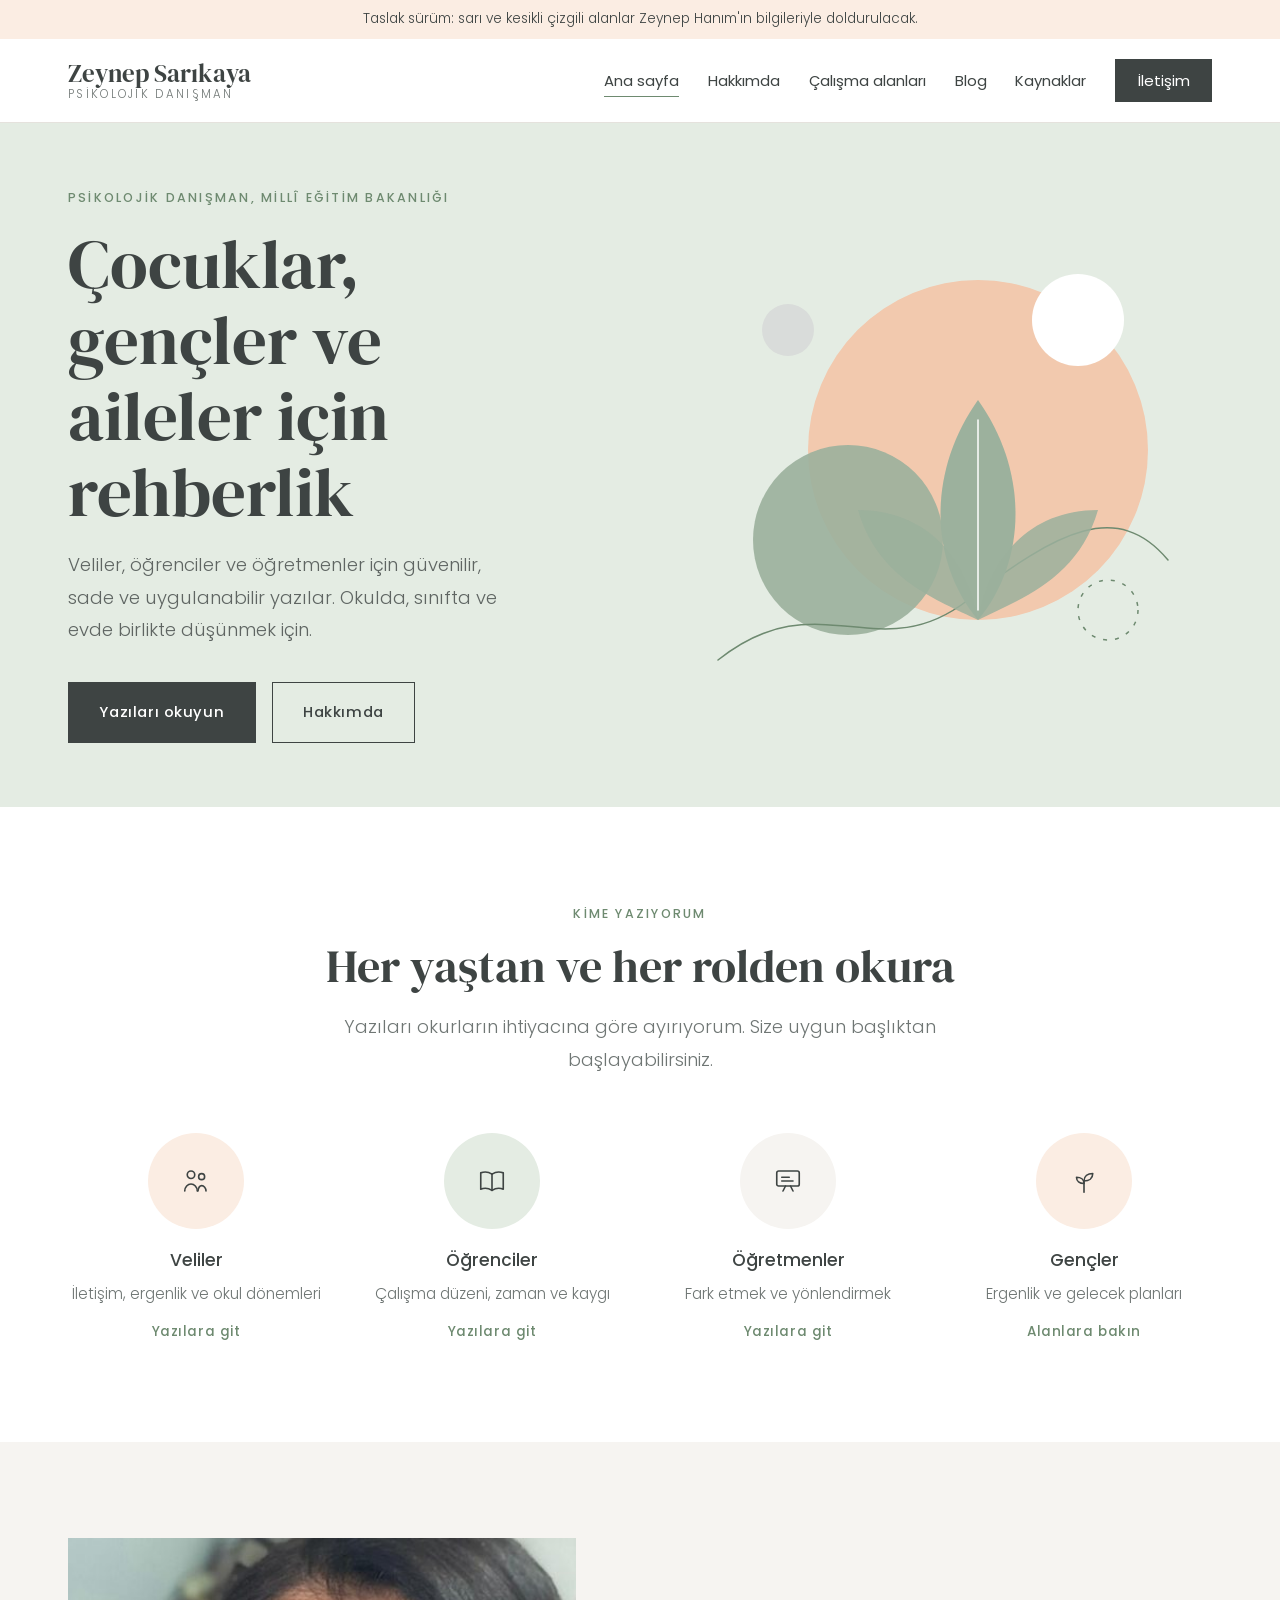
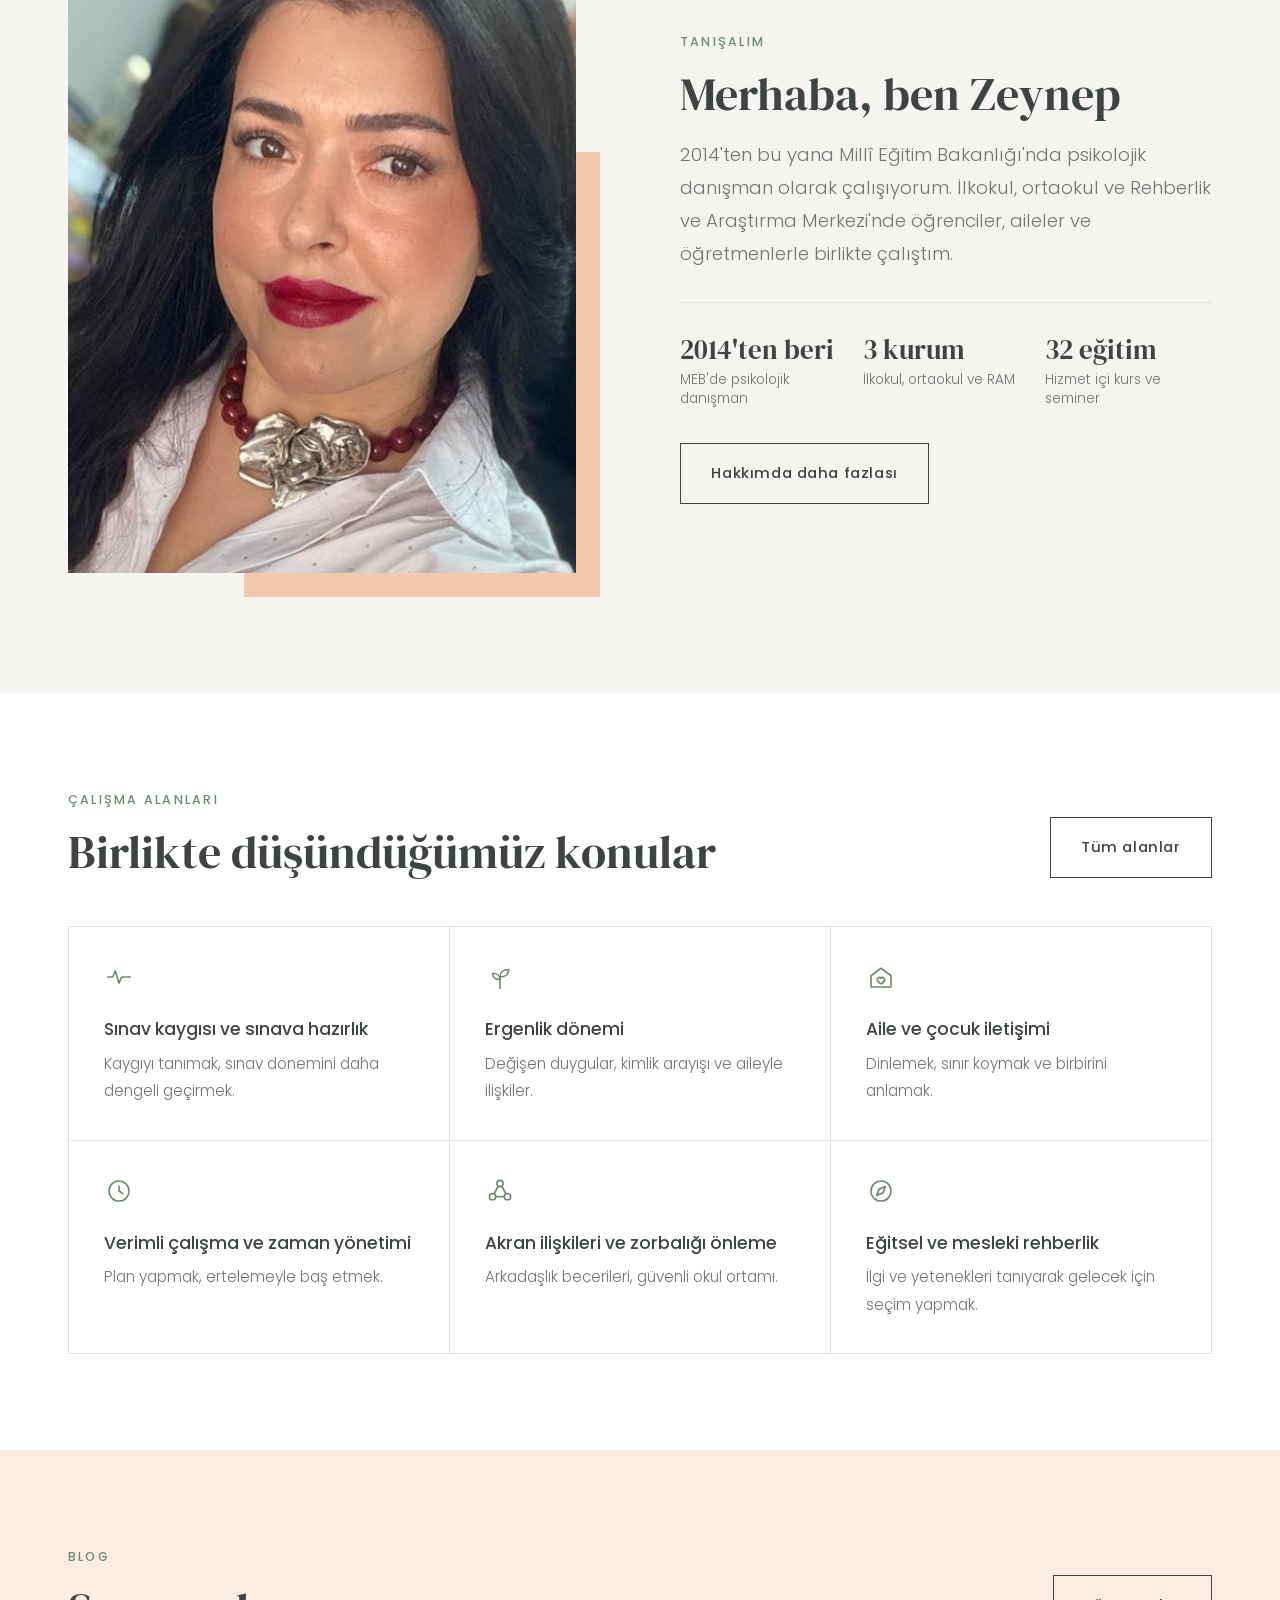
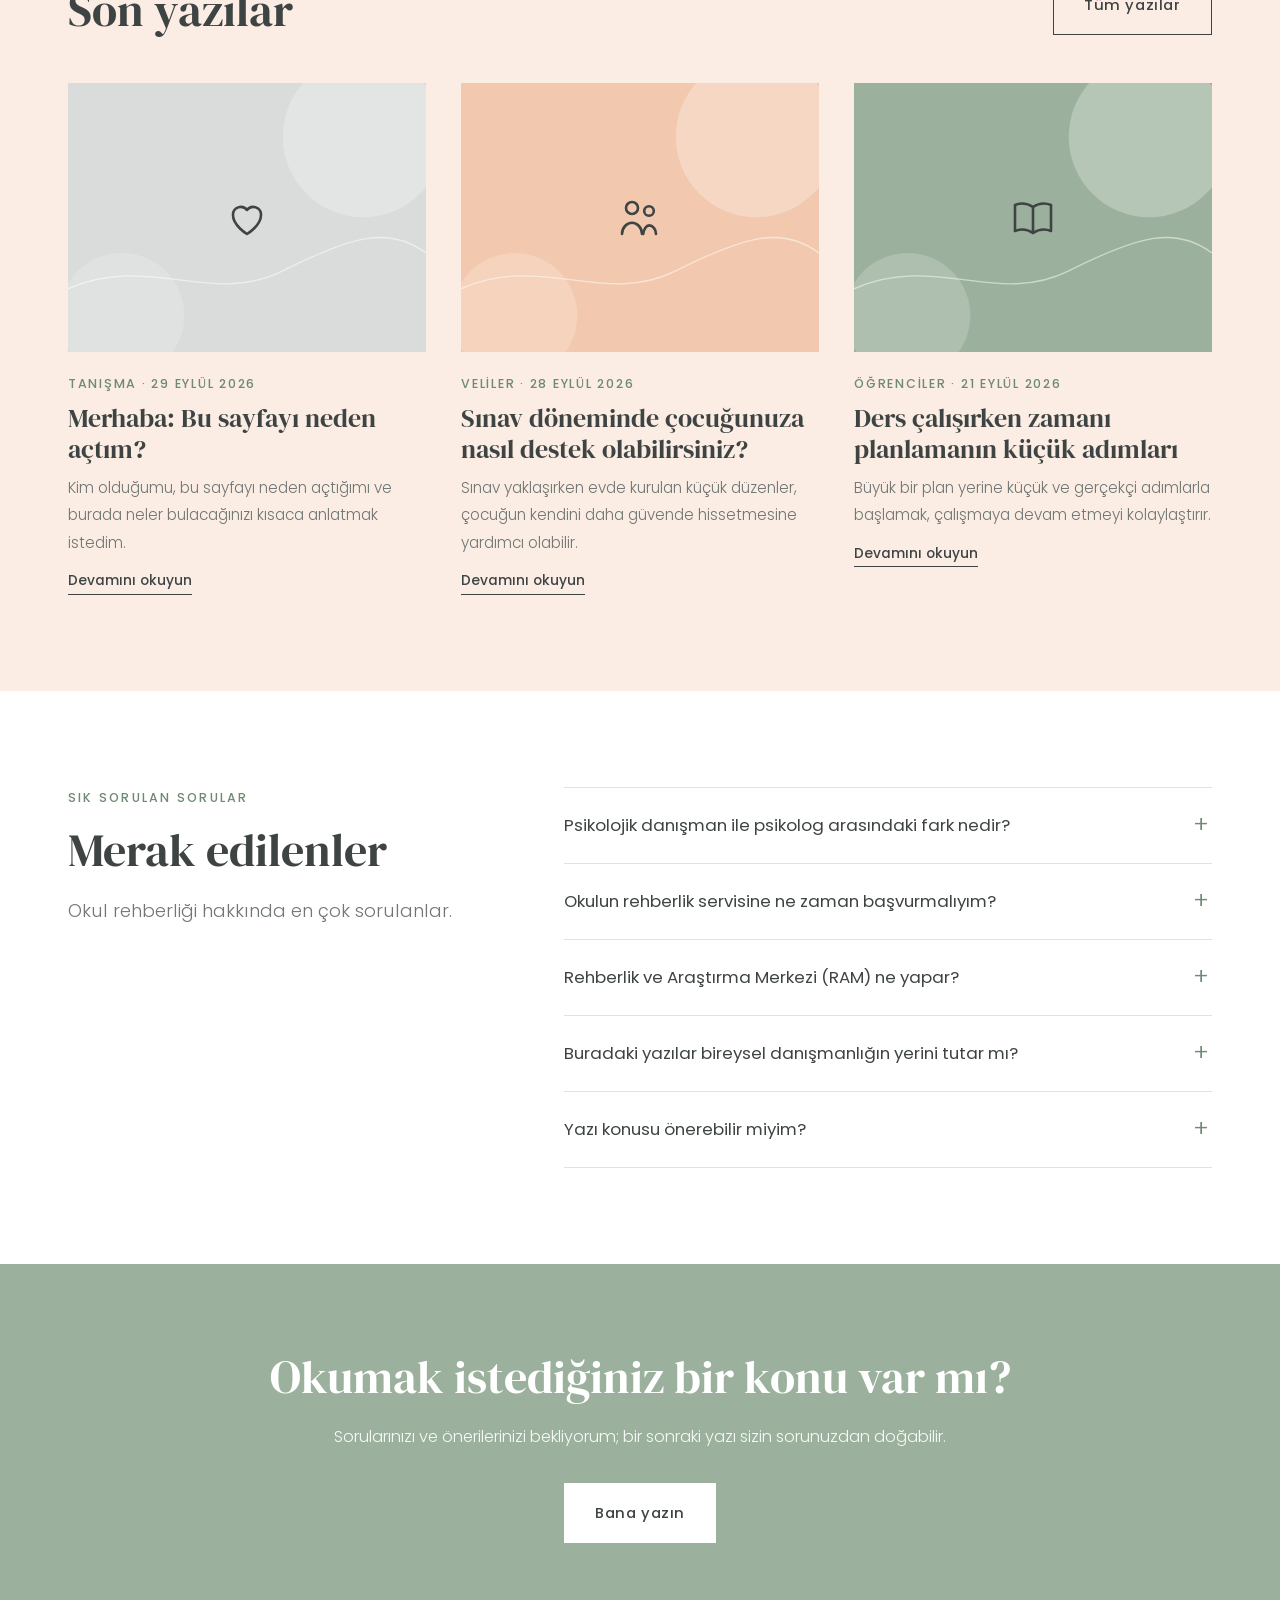
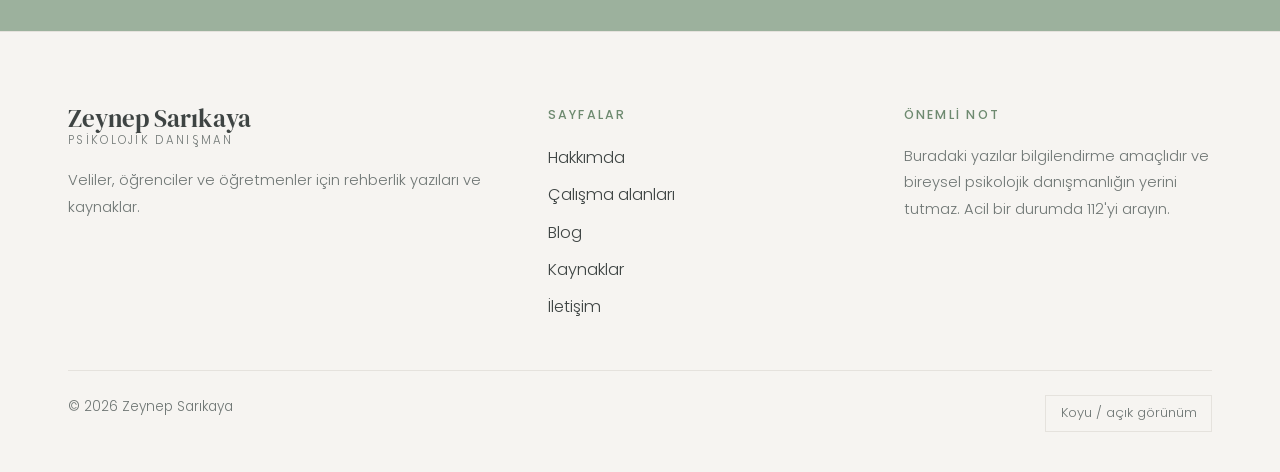
<file: index.html>
<!DOCTYPE html>
<html lang="tr">
<head>
<meta charset="utf-8">
<meta name="viewport" content="width=device-width, initial-scale=1, viewport-fit=cover">
<title>Zeynep Sarıkaya | Psikolojik Danışman</title>
<link rel="icon" href="favicon.svg" type="image/svg+xml">
<meta name="description" content="Psikolojik danışman Zeynep Sarıkaya'dan çocuklar, gençler, aileler ve öğretmenler için rehberlik yazıları.">
<link rel="preconnect" href="https://fonts.googleapis.com">
<link rel="preconnect" href="https://fonts.gstatic.com" crossorigin>
<link href="https://fonts.googleapis.com/css2?family=DM+Serif+Display:ital@0;1&family=Poppins:wght@300;400;500;600&display=swap" rel="stylesheet">
<link rel="stylesheet" href="style.css">
</head>
<body>
<svg width="0" height="0" style="position:absolute" aria-hidden="true">
  <symbol id="i-veli" viewBox="0 0 24 24"><circle cx="8" cy="7" r="3"/><circle cx="16.5" cy="8.5" r="2.4"/><path d="M3 20c0-3.2 2.4-5.6 5-5.6s5 2.4 5 5.6"/><path d="M13.6 20c.3-2.5 1.6-4.3 3-4.3 1.7 0 3.4 1.9 3.4 4.3"/></symbol>
  <symbol id="i-ogr" viewBox="0 0 24 24"><path d="M3 5.5C5.5 4.5 9 4.5 12 6.5c3-2 6.5-2 9-1v13c-2.5-1-6-1-9 1-3-2-6.5-2-9-1z"/><path d="M12 6.5v13"/></symbol>
  <symbol id="i-ogt" viewBox="0 0 24 24"><rect x="3" y="4" width="18" height="12" rx="1.5"/><path d="M8 20l2-4M16 20l-2-4M7 9h6M7 12h9"/></symbol>
  <symbol id="i-hi" viewBox="0 0 24 24"><path d="M12 20s-7-4.2-7-9.5A3.9 3.9 0 0 1 12 8a3.9 3.9 0 0 1 7 2.5C19 15.8 12 20 12 20z"/></symbol>
  <symbol id="i-pulse" viewBox="0 0 24 24"><path d="M3 12h4l2-5 3 10 2-5h7"/></symbol>
  <symbol id="i-sprout" viewBox="0 0 24 24"><path d="M12 21v-9"/><path d="M12 12c0-4 3-6 7-6 0 4-3 6-7 6z"/><path d="M12 14c0-3-2.5-5-6-5 0 3 2.5 5 6 5z"/></symbol>
  <symbol id="i-home" viewBox="0 0 24 24"><path d="M4 11l8-6 8 6v9H4z"/><path d="M12 17.5s-3-1.8-3-3.6a1.6 1.6 0 0 1 3-.8 1.6 1.6 0 0 1 3 .8c0 1.8-3 3.6-3 3.6z"/></symbol>
  <symbol id="i-clock" viewBox="0 0 24 24"><circle cx="12" cy="12" r="8"/><path d="M12 8v4l3 2"/></symbol>
  <symbol id="i-people" viewBox="0 0 24 24"><circle cx="12" cy="6" r="2.5"/><circle cx="6" cy="16.5" r="2.5"/><circle cx="18" cy="16.5" r="2.5"/><path d="M10.6 8.2L7.4 14M13.4 8.2l3.2 5.8M8.8 16.5h6.4"/></symbol>
  <symbol id="i-compass" viewBox="0 0 24 24"><circle cx="12" cy="12" r="8"/><path d="M15.5 8.5l-2 5-5 2 2-5z"/></symbol>
  <symbol id="i-school" viewBox="0 0 24 24"><path d="M3 10l9-5 9 5-9 5z"/><path d="M7 12.5V17c1.5 1.3 3.2 2 5 2s3.5-.7 5-2v-4.5"/></symbol>
  <symbol id="i-award" viewBox="0 0 24 24"><circle cx="12" cy="9" r="5"/><path d="M9 13.5L7.5 21l4.5-2.5 4.5 2.5-1.5-7.5"/></symbol>
  <symbol id="i-cal" viewBox="0 0 24 24"><rect x="3.5" y="5" width="17" height="15" rx="2"/><path d="M3.5 10h17M8 3v4M16 3v4"/></symbol>
  <symbol id="i-mail" viewBox="0 0 24 24"><rect x="3" y="5.5" width="18" height="13" rx="2"/><path d="M3.5 7l8.5 6 8.5-6"/></symbol>
  <symbol id="i-info" viewBox="0 0 24 24"><circle cx="12" cy="12" r="8.5"/><path d="M12 11v5M12 8h.01"/></symbol>
  <symbol id="i-doc" viewBox="0 0 24 24"><path d="M7 3h7l4 4v14H7z"/><path d="M14 3v4h4M9.5 12h6M9.5 15.5h6"/></symbol>
</svg>
<div class="draft" id="draftBanner">Taslak sürüm: sarı ve kesikli çizgili alanlar Zeynep Hanım'ın bilgileriyle doldurulacak.</div>

<header class="site">
  <div class="wrap">
    <a class="brand" href="#/"><b>Zeynep Sarıkaya</b><small>Psikolojik Danışman</small></a>
    <button class="menu-btn" aria-expanded="false" aria-controls="mainNav">Menü</button>
    <nav class="main" id="mainNav" aria-label="Ana menü">
      <ul>
        <li><a href="#/" data-nav="home">Ana sayfa</a></li>
        <li><a href="#/hakkimda" data-nav="hakkimda">Hakkımda</a></li>
        <li><a href="#/alanlar" data-nav="alanlar">Çalışma alanları</a></li>
        <li><a href="#/blog" data-nav="blog">Blog</a></li>
        <li><a href="#/kaynaklar" data-nav="kaynaklar">Kaynaklar</a></li>
        <li><a href="#/iletisim" class="cta" data-nav="iletisim">İletişim</a></li>
      </ul>
    </nav>
  </div>
</header>

<main>
<section class="view" data-view="home">
  <div class="hero">
    <div class="wrap">
      <div>
        <span class="label">Psikolojik Danışman, Millî Eğitim Bakanlığı</span>
        <h1>Çocuklar, gençler ve aileler için rehberlik</h1>
        <p class="lead">Veliler, öğrenciler ve öğretmenler için güvenilir, sade ve uygulanabilir yazılar. Okulda, sınıfta ve evde birlikte düşünmek için.</p>
        <div class="actions">
          <a class="btn dark" href="#/blog">Yazıları okuyun</a>
          <a class="btn line" href="#/hakkimda">Hakkımda</a>
        </div>
      </div>
      <div class="art" aria-hidden="true">
        <svg viewBox="0 0 520 520">
          <g class="float2"><circle class="a-peach" cx="300" cy="250" r="170"/></g>
          <g class="float1"><circle class="a-sage" cx="170" cy="340" r="95" opacity=".9"/></g>
          <g class="float3"><circle class="a-white" cx="400" cy="120" r="46"/></g>
          <g class="float1"><circle class="a-gray" cx="110" cy="130" r="26"/></g>
          <path class="a-line draw" d="M40 460 C 140 380, 200 470, 290 400 S 440 300, 490 360"/>
          <g class="sway" ><path class="a-sage" d="M300 420 C 250 360, 250 270, 300 200 C 350 270, 350 360, 300 420Z"/><path class="a-leafv" d="M300 410 V 220"/></g>
          <g class="sway b"><path class="a-sage" d="M300 420 C 260 400, 200 380, 180 310 C 250 310, 290 360, 300 420Z" opacity=".85"/></g>
          <g class="sway c"><path class="a-sage" d="M300 420 C 340 400, 400 380, 420 310 C 350 310, 310 360, 300 420Z" opacity=".85"/></g>
          <g class="rot"><circle cx="430" cy="410" r="30" fill="none" stroke="var(--sage-d)" stroke-width="1.5" stroke-dasharray="4 8"/></g>
        </svg>
      </div>
    </div>
  </div>

  <div class="sec">
    <div class="wrap center">
      <span class="label">Kime yazıyorum</span>
      <h2>Her yaştan ve her rolden okura</h2>
      <p class="lead">Yazıları okurların ihtiyacına göre ayırıyorum. Size uygun başlıktan başlayabilirsiniz.</p>
      <div class="who">
        <a href="#/blog?k=veliler" style="--c:var(--peach-l)"><span class="circ"><svg class="icon"><use href="#i-veli"/></svg></span><h3>Veliler</h3><p>İletişim, ergenlik ve okul dönemleri</p><span class="more">Yazılara git</span></a>
        <a href="#/blog?k=ogrenciler" style="--c:var(--sage-l)"><span class="circ"><svg class="icon"><use href="#i-ogr"/></svg></span><h3>Öğrenciler</h3><p>Çalışma düzeni, zaman ve kaygı</p><span class="more">Yazılara git</span></a>
        <a href="#/blog?k=ogretmenler" style="--c:var(--soft)"><span class="circ"><svg class="icon"><use href="#i-ogt"/></svg></span><h3>Öğretmenler</h3><p>Fark etmek ve yönlendirmek</p><span class="more">Yazılara git</span></a>
        <a href="#/alanlar" style="--c:var(--peach-l)"><span class="circ"><svg class="icon"><use href="#i-sprout"/></svg></span><h3>Gençler</h3><p>Ergenlik ve gelecek planları</p><span class="more">Alanlara bakın</span></a>
      </div>
    </div>
  </div>

  <div class="sec soft">
    <div class="wrap split">
      <div class="photo"><img data-me src="" alt="Zeynep Sarıkaya"></div>
      <div>
        <span class="label">Tanışalım</span>
        <h2>Merhaba, ben Zeynep</h2>
        <p class="lead">2014'ten bu yana Millî Eğitim Bakanlığı'nda psikolojik danışman olarak çalışıyorum. İlkokul, ortaokul ve Rehberlik ve Araştırma Merkezi'nde öğrenciler, aileler ve öğretmenlerle birlikte çalıştım.</p>
        <div class="facts">
          <div><b>2014'ten beri</b><span>MEB'de psikolojik danışman</span></div>
          <div><b>3 kurum</b><span>İlkokul, ortaokul ve RAM</span></div>
          <div><b>32 eğitim</b><span>Hizmet içi kurs ve seminer</span></div>
        </div>
        <div class="actions"><a class="btn line" href="#/hakkimda">Hakkımda daha fazlası</a></div>
      </div>
    </div>
  </div>

  <div class="sec">
    <div class="wrap">
      <div class="head-row"><div><span class="label">Çalışma alanları</span><h2>Birlikte düşündüğümüz konular</h2></div><a class="btn line" href="#/alanlar">Tüm alanlar</a></div>
      <div class="areas-g" id="homeAreas"></div>
    </div>
  </div>

  <div class="sec peach">
    <div class="wrap">
      <div class="head-row"><div><span class="label">Blog</span><h2>Son yazılar</h2></div><a class="btn line" href="#/blog">Tüm yazılar</a></div>
      <div class="cards" id="homePosts"></div>
    </div>
  </div>

  <div class="sec">
    <div class="wrap faq-wrap">
      <div><span class="label">Sık sorulan sorular</span><h2>Merak edilenler</h2><p class="lead">Okul rehberliği hakkında en çok sorulanlar.</p></div>
      <div class="faq">
          <details><summary>Psikolojik danışman ile psikolog arasındaki fark nedir?</summary><p>Psikolojik danışmanlar üniversitelerin Rehberlik ve Psikolojik Danışmanlık programlarından mezun olur ve okullarda, Rehberlik ve Araştırma Merkezlerinde öğrencilerin gelişimsel, eğitsel ve mesleki ihtiyaçlarına yönelik önleyici ve destekleyici çalışmalar yürütür. Psikologlar psikoloji bölümlerinden mezun olur ve farklı alanlarda çalışır. İlaç tedavisi gerektiren durumlar ise psikiyatri uzmanlarının alanıdır.</p></details>
          <details><summary>Okulun rehberlik servisine ne zaman başvurmalıyım?</summary><p>Çocuğunuzun davranışında, derslerinde, arkadaş ilişkilerinde ya da duygu durumunda sizi düşündüren bir değişiklik fark ettiğinizde başvurabilirsiniz. Sorunun büyümesini beklemenize gerek yok; rehberlik servisi öğrenciler ve veliler için ilk başvuru noktasıdır.</p></details>
          <details><summary>Rehberlik ve Araştırma Merkezi (RAM) ne yapar?</summary><p>RAM'lar Millî Eğitim Bakanlığı'na bağlı kurumlardır. Özel eğitim ihtiyacı olabilecek bireylerin eğitsel değerlendirme ve tanılaması, uygun eğitim ortamlarına yönlendirilmesi ve okullardaki rehberlik hizmetlerine destek gibi görevler yürütür.</p></details>
          <details><summary>Buradaki yazılar bireysel danışmanlığın yerini tutar mı?</summary><p>Hayır. Yazılar genel bilgilendirme amaçlıdır. Her çocuğun ve ailenin durumu kendine özgüdür; bireysel destek için okulunuzun rehberlik servisine başvurmanızı öneririm. Acil bir durumda 112'yi arayın.</p></details>
          <details><summary>Yazı konusu önerebilir miyim?</summary><p>Elbette. <a href="#/iletisim">İletişim sayfasından</a> merak ettiğiniz konuları yazabilirsiniz.</p></details>
        </div>
    </div>
  </div>

  <div class="cta">
    <div class="wrap">
      <h2>Okumak istediğiniz bir konu var mı?</h2>
      <p>Sorularınızı ve önerilerinizi bekliyorum; bir sonraki yazı sizin sorunuzdan doğabilir.</p>
      <a class="btn white" href="#/iletisim">Bana yazın</a>
    </div>
  </div>
</section>

<section class="view" data-view="hakkimda">
  <div class="page-head"><div class="wrap"><div class="crumb"><a href="#/">Ana sayfa</a> / Hakkımda</div><h1>Zeynep Sarıkaya</h1><p class="lead">Psikolojik Danışman, Millî Eğitim Bakanlığı</p></div></div>
  <div class="wrap about">
    <aside><div class="photo"><img data-me src="" alt="Zeynep Sarıkaya"></div></aside>
    <div>
      <p class="lead" style="color:var(--ink)">2014'ten bu yana Millî Eğitim Bakanlığı'nda psikolojik danışman olarak çalışıyorum. Meslek hayatım boyunca ilkokul, ortaokul ve Rehberlik ve Araştırma Merkezi'nde görev yaptım; bu sayede farklı yaş gruplarındaki çocuklarla, aileleriyle ve öğretmenleriyle çalışma fırsatı buldum.</p>
      <h2>Danışmanlığa yaklaşımım</h2>
      <p><span class="fill">Çalışırken benimsediği bakış açısı ve kuramsal yönelimi (kendi ifadesiyle).</span></p>
      <h2>Eğitim</h2>
      <ol class="timeline">
        <li><span class="yr">2009–2014</span><div><strong>Sakarya Üniversitesi</strong><p>Lisans</p></div></li>
        <li><span class="yr">2013–2014</span><div><strong>Mersin Üniversitesi</strong><p>Farabi Değişim Programı ile 4. sınıf</p></div></li>
      </ol>
      <h2>Mesleki deneyim</h2>
      <ol class="timeline">
        <li><span class="yr">2014–</span><div><strong>Millî Eğitim Bakanlığı, psikolojik danışman</strong><p>İlkokul, ortaokul ve Rehberlik ve Araştırma Merkezi</p></div></li>
      </ol>
      <h2>Eğitimler ve sertifikalar</h2>
      <p class="cert-intro">Millî Eğitim Bakanlığı hizmet içi eğitim faaliyetlerinden 32 eğitim, kurs ve seminer.</p>
      <h3 class="cert-h">Rehberlik ve psikolojik danışma alanında</h3>
      <ul class="certs">
        <li><span class="yr">2025</span>Yaşam Becerileri Eğitim Programı Uygulayıcı Eğitimi Kursu</li>
        <li><span class="yr">2025</span>Etik Eğitimi Semineri</li>
        <li><span class="yr">2024</span>Bağımlılıkla Mücadele Uygulayıcı Eğitimi Kursu</li>
        <li><span class="yr">2024</span>Etik Eğitimi Semineri</li>
        <li><span class="yr">2023</span>Çocuk ve Ergenlerde Kayıp ve Yas Semineri</li>
        <li><span class="yr">2023</span>Ortaöğretimde Akran Zorbalığı Semineri</li>
        <li><span class="yr">2023</span>Medeniyet ve Kültür Çerçevesinde Rehberlik ve Psikolojik Danışma Hizmetleri Semineri</li>
        <li><span class="yr">2022</span>Duygu Düzenleme (Öfke ve Stres Yönetimi) Semineri</li>
        <li><span class="yr">2022</span>Eğitimde Drama Kursu</li>
        <li><span class="yr">2021</span>Çocuklar İçin Felsefe (P4C) Farkındalık Eğitimi Semineri</li>
        <li><span class="yr">2020</span>Masal Anlatıcılığı Uzaktan Eğitim Kursu</li>
        <li><span class="yr">2019</span>Psikososyal Destek Programı Uygulayıcı Eğitimi Kursu</li>
        <li><span class="yr">2019</span>Okul Tabanlı Afet Eğitimi Semineri</li>
        <li><span class="yr">2019</span>E-Rehberlik Modülü Kullanım Semineri</li>
        <li><span class="yr">2017</span>Çocuk Koruma Kanunu Danışmanlık Tedbiri Kararları Uygulayıcı Yetiştirme Kursu</li>
        <li><span class="yr">2016</span>Psikoeğitim Uygulayıcı Eğitimi Kursu</li>
      </ul>
      <details class="more-certs">
        <summary>Diğer mesleki gelişim eğitimleri (16)</summary>
        <ul class="certs">
        <li><span class="yr">2026</span>Yapay Zekâ Çağında Eğitim ve Yenilik Semineri</li>
        <li><span class="yr">2026</span>Eylül 2026 Dönemi Meslekî Çalışma Semineri</li>
        <li><span class="yr">2026</span>Haziran 2026 Dönemi Meslekî Çalışma Semineri</li>
        <li><span class="yr">2025</span>Uzman Öğretmenlik Uzaktan Eğitim Semineri</li>
        <li><span class="yr">2025</span>Kasım 2025 Dönemi Mesleki Çalışmalar Semineri</li>
        <li><span class="yr">2024</span>Türkiye Yüzyılı Maarif Modeli Öğretim Programları Tanıtımı Semineri</li>
        <li><span class="yr">2024</span>Türkiye Yüzyılı Maarif Modeli: Farklılaştırılmış Öğretim, Erdem Değer Eylem Çerçevesi ve Okuryazarlık Becerileri Tanıtımı Semineri</li>
        <li><span class="yr">2023</span>Öğretmenlik Uygulaması Danışmanlığı Eğitimi Kursu</li>
        <li><span class="yr">2023</span>MEB Birim Amirlerinin Öğretmen Bilgilendirme Semineri</li>
        <li><span class="yr">2023</span>Okul Öncesi Döneminde Çocuklar İçin Matematik Oyunları Semineri</li>
        <li><span class="yr">2022</span>Özel Ulaştırma Hizmetleri Mesleki Eğitim ve Geliştirme (SRC) Teorik ve Uygulama Sınav Sorumlusu Semineri</li>
        <li><span class="yr">2022</span>Öğretmen Olmak Semineri</li>
        <li><span class="yr">2022</span>Başlangıç Düzeyi Piyano Eğitimi Semineri</li>
        <li><span class="yr">2021</span>Çalışanların Temel İş Sağlığı ve Güvenliği Eğitimi Kursu</li>
        <li><span class="yr">2020</span>Müze Eğitimi Kursu</li>
        <li><span class="yr">2017</span>Çalışanların Temel İş Sağlığı ve Güvenliği Eğitimi Kursu</li>
        </ul>
      </details>
    </div>
  </div>
</section>

<section class="view" data-view="alanlar">
  <div class="page-head"><div class="wrap"><div class="crumb"><a href="#/">Ana sayfa</a> / Çalışma alanları</div><h1>Çalışma alanları</h1><p class="lead">Okul ortamında en sık birlikte düşündüğümüz konular.</p></div></div>
  <div class="wrap" style="padding:4rem 1.75rem 5rem">
    <p class="sample">Taslak: başlıklar okul psikolojik danışmanlığında yaygın konulardan örnek olarak seçildi. Zeynep Hanım kendi alanlarına göre değiştirecek.</p>
    <div class="areas-g" id="pageAreas" style="margin-top:0"></div>
  </div>
</section>

<section class="view" data-view="blog">
  <div class="page-head"><div class="wrap"><div class="crumb"><a href="#/">Ana sayfa</a> / Blog</div><h1>Blog</h1><p class="lead">Veliler, öğrenciler ve öğretmenler için kısa ve uygulanabilir yazılar.</p>
    <div class="filters" role="group" aria-label="Yazıları filtrele"><button data-k="">Tümü</button><button data-k="veliler">Veliler</button><button data-k="ogrenciler">Öğrenciler</button><button data-k="ogretmenler">Öğretmenler</button></div>
  </div></div>
  <div class="wrap" style="padding-bottom:5rem"><div class="cards" id="blogPosts"></div></div>
</section>

<section class="view" data-view="yazi"><div id="postView"></div></section>

<section class="view" data-view="kaynaklar">
  <div class="page-head"><div class="wrap"><div class="crumb"><a href="#/">Ana sayfa</a> / Kaynaklar</div><h1>Kaynaklar</h1><p class="lead">İndirilebilir rehberler, çalışma planı şablonları ve veli bilgilendirme notları.</p></div></div>
  <div class="wrap empty-state"><svg class="icon"><use href="#i-doc"/></svg><h3>Kaynaklar hazırlanıyor</h3><p>İlk rehberler eklendiğinde burada listelenecek.</p></div>
</section>

<section class="view" data-view="iletisim">
  <div class="page-head"><div class="wrap"><div class="crumb"><a href="#/">Ana sayfa</a> / İletişim</div><h1>İletişim</h1><p class="lead">Görüşleriniz, konu önerileriniz, seminer ya da iş birliği talepleriniz için.</p></div></div>
  <div class="wrap contact">
    <div>
      <h2 style="font-size:2rem">Bana yazın</h2>
      <p class="lead">Mesajlarınızı okuyor ve en kısa sürede yanıtlamaya çalışıyorum.</p>
      <ul class="info-list">
        <li><svg class="icon"><use href="#i-mail"/></svg><span><b>E-posta</b><br><span class="fill">adres eklenecek</span></span></li>
        <li><svg class="icon"><use href="#i-info"/></svg><span>Bireysel destek ihtiyacı olan öğrenciler için ilk adres, kendi okullarındaki rehberlik servisidir. Acil bir durumda 112'yi arayın.</span></li>
      </ul>
    </div>
    <form class="card-form" id="contactForm" novalidate>
      <div class="two">
        <label>Adınız<input name="ad" autocomplete="name" required></label>
        <label>E-posta adresiniz<input name="eposta" type="email" autocomplete="email" required></label>
      </div>
      <label>Kim olarak yazıyorsunuz?<select name="rol"><option>Veli</option><option>Öğrenci</option><option>Öğretmen</option><option>Diğer</option></select></label>
      <label>Mesajınız<textarea name="mesaj" required></textarea></label>
      <label class="check"><input type="checkbox" name="kvkk" required><span>Kişisel verilerimin yalnızca bu mesaja yanıt vermek için kullanılmasını kabul ediyorum.</span></label>
      <div><button class="btn dark" type="submit">Mesajı gönder</button></div>
      <p class="status" role="status"></p>
    </form>
  </div>
</section>
</main>

<footer class="site">
  <div class="wrap">
    <div class="foot">
      <div><a class="brand" href="#/"><b>Zeynep Sarıkaya</b><small>Psikolojik Danışman</small></a><p style="margin-top:1.2rem">Veliler, öğrenciler ve öğretmenler için rehberlik yazıları ve kaynaklar.</p></div>
      <div><h4>Sayfalar</h4><ul><li><a href="#/hakkimda">Hakkımda</a></li><li><a href="#/alanlar">Çalışma alanları</a></li><li><a href="#/blog">Blog</a></li><li><a href="#/kaynaklar">Kaynaklar</a></li><li><a href="#/iletisim">İletişim</a></li></ul></div>
      <div><h4>Önemli not</h4><p>Buradaki yazılar bilgilendirme amaçlıdır ve bireysel psikolojik danışmanlığın yerini tutmaz. Acil bir durumda 112'yi arayın.</p></div>
    </div>
    <div class="foot-bottom"><span>© 2026 Zeynep Sarıkaya</span><button class="theme-toggle" id="themeToggle">Koyu / açık görünüm</button></div>
  </div>
</footer>

<script src="app.js"></script>
</body>
</html>
</file>
<file: style.css>
:root{
  --bg:#FFFFFF; --soft:#F6F4F1; --ink:#3E4443; --muted:#6F7674; --line:#E5E2DD;
  --sage:#9CB19D; --sage-d:#6E8A70; --sage-l:#E4ECE3; --peach:#F2C9AE; --peach-l:#FBEDE3; --gray:#D9DCDA;
  --on-sage:#FFFFFF; --btn:#3E4443; --on-btn:#FFFFFF;
  --serif:"DM Serif Display", Georgia, serif;
  --sans:"Poppins", "Segoe UI", system-ui, -apple-system, sans-serif;
  --wrap:1200px;
  box-sizing:border-box;
  padding-top:env(safe-area-inset-top,0px);
  padding-bottom:env(safe-area-inset-bottom,0px);
}
@media (prefers-color-scheme: dark){
  :root:not([data-theme="light"]){
    --bg:#181B1A; --soft:#1F2322; --ink:#E8EBE9; --muted:#A9B1AE; --line:#2E3432;
    --sage:#6E8A70; --sage-d:#A9C2AA; --sage-l:#243029; --peach:#8A6250; --peach-l:#2B2320; --gray:#2E3432;
    --on-sage:#FFFFFF; --btn:#E8EBE9; --on-btn:#181B1A;
  }
}
:root[data-theme="dark"]{
  --bg:#181B1A; --soft:#1F2322; --ink:#E8EBE9; --muted:#A9B1AE; --line:#2E3432;
  --sage:#6E8A70; --sage-d:#A9C2AA; --sage-l:#243029; --peach:#8A6250; --peach-l:#2B2320; --gray:#2E3432;
  --on-sage:#FFFFFF; --btn:#E8EBE9; --on-btn:#181B1A;
}
*,*::before,*::after{box-sizing:inherit}
html{background:var(--bg);scroll-padding-top:env(safe-area-inset-top,0px);-webkit-text-size-adjust:100%}
body{margin:0;background:var(--bg);color:var(--ink);font-family:var(--sans);font-weight:300;font-size:1.02rem;line-height:1.8;overflow-x:hidden}
img,svg{max-width:100%}
a{color:var(--sage-d)}
:focus-visible{outline:2px solid var(--sage-d);outline-offset:3px}
.wrap{max-width:var(--wrap);margin:0 auto;padding:0 1.75rem}
h1,h2{font-family:var(--serif);font-weight:400;line-height:1.1;letter-spacing:0;margin:0 0 1.2rem}
h1{font-size:clamp(2.6rem,5.4vw,4.4rem)}
h2{font-size:clamp(2rem,3.6vw,2.9rem)}
h3{font-family:var(--sans);font-weight:500;font-size:1.08rem;line-height:1.4;margin:0 0 .5rem}
p{margin:0 0 1.1rem;max-width:62ch}
strong,b{font-weight:500}
.lead{font-size:1.14rem;color:var(--muted)}
.label{display:block;font-size:.78rem;font-weight:500;letter-spacing:.18em;text-transform:uppercase;color:var(--sage-d);margin-bottom:1rem}
.icon{width:30px;height:30px;fill:none;stroke:currentColor;stroke-width:1.3;stroke-linecap:round;stroke-linejoin:round;flex:none}
.draft{background:var(--peach-l);color:var(--ink);font-size:.85rem;text-align:center;padding:.45rem 1rem}
.fill{background:var(--peach-l);border-bottom:1px dashed var(--sage-d);padding:0 .3em;font-style:italic;color:var(--muted)}

/* header */
header.site{position:sticky;top:0;z-index:20;background:var(--bg);border-bottom:1px solid var(--line)}
header.site .wrap{display:flex;align-items:center;justify-content:space-between;gap:1rem;min-height:5.2rem}
.brand{text-decoration:none;color:var(--ink);line-height:1.2}
.brand b{display:block;font-family:var(--serif);font-weight:400;font-size:1.55rem}
.brand small{display:block;font-size:.72rem;letter-spacing:.2em;text-transform:uppercase;color:var(--muted)}
nav.main ul{list-style:none;display:flex;align-items:center;gap:1.8rem;margin:0;padding:0}
nav.main a{font-size:.93rem;font-weight:400;text-decoration:none;color:var(--ink);padding:.3rem 0;border-bottom:1px solid transparent}
nav.main a:hover,nav.main a[aria-current="page"]{border-bottom-color:var(--sage-d)}
nav.main a.cta{background:var(--btn);color:var(--on-btn);padding:.7rem 1.4rem;border:0}
nav.main a.cta:hover{opacity:.88}
.menu-btn{display:none;font:inherit;font-size:.9rem;background:none;border:1px solid var(--line);color:var(--ink);padding:.5rem 1rem;cursor:pointer}
@media (max-width:980px){
  .menu-btn{display:block}
  nav.main{position:absolute;left:0;right:0;top:100%;background:var(--bg);border-bottom:1px solid var(--line);display:none}
  nav.main.open{display:block}
  nav.main ul{flex-direction:column;align-items:stretch;gap:0;padding:.5rem 1.75rem 1.25rem}
  nav.main a{display:block;padding:.8rem 0;border-bottom:1px solid var(--line)}
  nav.main a.cta{margin-top:1rem;text-align:center}
}

section.view{display:none}
section.view.active{display:block}
.sec{padding:6rem 0}
.sec.soft{background:var(--soft)}
.sec.sage{background:var(--sage-l)}
.sec.peach{background:var(--peach-l)}
.center{text-align:center}
.center p{margin-left:auto;margin-right:auto}

.btn{display:inline-block;font:inherit;font-size:.92rem;font-weight:500;letter-spacing:.04em;text-decoration:none;padding:1rem 1.9rem;border:1px solid var(--btn);cursor:pointer;transition:opacity .2s,background .2s}
.btn.dark{background:var(--btn);color:var(--on-btn)}
.btn.dark:hover{opacity:.88}
.btn.line{background:transparent;color:var(--ink)}
.btn.line:hover{background:var(--ink);color:var(--bg)}
.btn.white{background:#fff;color:#3E4443;border-color:#fff}
.actions{display:flex;flex-wrap:wrap;gap:1rem;margin-top:2.2rem}

/* hero */
.hero{background:var(--sage-l);overflow:hidden}
.hero .wrap{display:grid;grid-template-columns:1fr 1fr;gap:3rem;align-items:center;min-height:620px;padding-top:4rem;padding-bottom:4rem}
@media (max-width:900px){.hero .wrap{grid-template-columns:1fr;min-height:0;gap:1rem;padding-top:3.5rem;padding-bottom:2rem}}
.hero h1{max-width:13ch}
.hero .lead{color:var(--ink);opacity:.8;max-width:42ch}
.art{position:relative;width:100%;max-width:520px;aspect-ratio:1/1;justify-self:center}
.art svg{width:100%;height:100%;overflow:visible}
.a-peach{fill:var(--peach)} .a-sage{fill:var(--sage)} .a-white{fill:var(--bg)} .a-gray{fill:var(--gray)}
.a-line{fill:none;stroke:var(--sage-d);stroke-width:1.5;stroke-linecap:round}
.a-leafv{fill:none;stroke:var(--bg);stroke-width:1.5;stroke-linecap:round}
.float1{animation:f1 12s ease-in-out infinite}
.float2{animation:f2 15s ease-in-out infinite}
.float3{animation:f3 18s ease-in-out infinite}
.rot{transform-box:fill-box;transform-origin:center;animation:rot 40s linear infinite}
.sway{transform-box:fill-box;transform-origin:50% 100%;animation:sway 7s ease-in-out infinite}
.sway.b{animation-delay:-2.5s;animation-duration:8s}
.sway.c{animation-delay:-5s;animation-duration:9s}
.draw{stroke-dasharray:900;stroke-dashoffset:900;animation:draw 4s .3s ease-out forwards}
@keyframes f1{0%,100%{transform:translate(0,0)}50%{transform:translate(12px,-16px)}}
@keyframes f2{0%,100%{transform:translate(0,0)}50%{transform:translate(-14px,10px)}}
@keyframes f3{0%,100%{transform:translate(0,0)}50%{transform:translate(8px,14px)}}
@keyframes rot{to{transform:rotate(360deg)}}
@keyframes sway{0%,100%{transform:rotate(-4deg)}50%{transform:rotate(4deg)}}
@keyframes draw{to{stroke-dashoffset:0}}

/* who */
.who{display:grid;grid-template-columns:repeat(4,1fr);gap:2.5rem;margin-top:3.5rem;text-align:center}
@media (max-width:900px){.who{grid-template-columns:repeat(2,1fr)}}
@media (max-width:520px){.who{grid-template-columns:1fr}}
.who a{text-decoration:none;color:var(--ink);display:block}
.who .circ{width:96px;height:96px;border-radius:50%;background:var(--c);display:grid;place-items:center;margin:0 auto 1.2rem;color:var(--ink);transition:transform .3s}
.who a:hover .circ{transform:translateY(-4px)}
.who p{color:var(--muted);font-size:.95rem;margin:0 auto}
.who .more{display:inline-block;margin-top:.8rem;font-size:.85rem;font-weight:500;color:var(--sage-d);letter-spacing:.04em}

/* split */
.split{display:grid;grid-template-columns:1fr 1fr;gap:5rem;align-items:center}
@media (max-width:900px){.split{grid-template-columns:1fr;gap:2.5rem}}
.photo{position:relative;isolation:isolate;margin:0 24px 24px 0}
.photo img{display:block;width:100%;aspect-ratio:4/5;object-fit:cover;object-position:50% 25%}
.photo::before{content:"";position:absolute;inset:auto -24px -24px auto;width:70%;height:70%;background:var(--peach);z-index:-1}
.facts{display:grid;grid-template-columns:repeat(3,1fr);gap:1rem;margin:2rem 0 0;padding-top:2rem;border-top:1px solid var(--line)}
.facts b{display:block;font-family:var(--serif);font-weight:400;font-size:1.7rem;line-height:1.1}
.facts span{font-size:.85rem;color:var(--muted);line-height:1.4;display:block;margin-top:.3rem}
@media (max-width:520px){.facts{grid-template-columns:1fr}}

/* areas */
.areas-g{display:grid;grid-template-columns:repeat(3,1fr);gap:0;border-top:1px solid var(--line);border-left:1px solid var(--line);margin-top:3rem}
@media (max-width:860px){.areas-g{grid-template-columns:repeat(2,1fr)}}
@media (max-width:560px){.areas-g{grid-template-columns:1fr}}
.area{padding:2.2rem;border-right:1px solid var(--line);border-bottom:1px solid var(--line);background:var(--bg)}
.area .icon{color:var(--sage-d);margin-bottom:1rem}
.area p{color:var(--muted);margin:0;font-size:.95rem}

/* posts */
.cards{display:grid;grid-template-columns:repeat(3,1fr);gap:2.2rem;margin-top:3rem}
@media (max-width:960px){.cards{grid-template-columns:repeat(2,1fr)}}
@media (max-width:600px){.cards{grid-template-columns:1fr}}
.card{display:flex;flex-direction:column;text-decoration:none;color:var(--ink)}
.cover{aspect-ratio:4/3;background:var(--c);display:grid;place-items:center;color:var(--ink);position:relative;overflow:hidden;margin-bottom:1.3rem}
.cover svg.pat{position:absolute;inset:0;width:100%;height:100%}
.cover .icon{width:48px;height:48px;position:relative;transition:transform .4s}
.card:hover .cover .icon{transform:scale(1.1)}
.meta{font-size:.78rem;letter-spacing:.14em;text-transform:uppercase;color:var(--sage-d);font-weight:500;margin-bottom:.5rem}
.card h3{font-family:var(--serif);font-weight:400;font-size:1.6rem;line-height:1.2;margin:0 0 .6rem}
.card p{color:var(--muted);font-size:.95rem;margin:0 0 .8rem}
.card .more{font-size:.86rem;font-weight:500;border-bottom:1px solid var(--ink);align-self:flex-start}
.cat-genel{--c:var(--gray)} .cat-veliler{--c:var(--peach)} .cat-ogrenciler{--c:var(--sage)} .cat-ogretmenler{--c:var(--sage-l)}
.head-row{display:flex;justify-content:space-between;align-items:flex-end;gap:2rem;flex-wrap:wrap}
.head-row h2{margin:0}

/* faq */
.faq-wrap{display:grid;grid-template-columns:.8fr 1.2fr;gap:4rem;align-items:start}
@media (max-width:860px){.faq-wrap{grid-template-columns:1fr;gap:1.5rem}}
.faq details{border-bottom:1px solid var(--line)}
.faq details:first-child{border-top:1px solid var(--line)}
.faq summary{list-style:none;cursor:pointer;padding:1.4rem 2.5rem 1.4rem 0;font-weight:400;font-size:1.05rem;position:relative}
.faq summary::-webkit-details-marker{display:none}
.faq summary::after{content:"+";position:absolute;right:.2rem;top:50%;transform:translateY(-50%);font-size:1.5rem;font-weight:300;color:var(--sage-d);transition:transform .25s}
.faq details[open] summary::after{transform:translateY(-50%) rotate(45deg)}
.faq details p{color:var(--muted);padding:0 2.5rem 1.4rem 0;margin:0}

/* cta */
.cta{background:var(--sage);color:var(--on-sage);text-align:center;padding:5.5rem 0}
.cta h2{color:var(--on-sage)}
.cta p{margin:0 auto 2rem;opacity:.92}

/* inner */
.page-head{background:var(--sage-l);padding:5rem 0 4rem;text-align:center}
.page-head .lead{margin:0 auto}
.crumb{font-size:.78rem;letter-spacing:.16em;text-transform:uppercase;color:var(--sage-d);margin-bottom:1rem}
.crumb a{color:var(--sage-d);text-decoration:none}
.about{display:grid;grid-template-columns:380px 1fr;gap:5rem;align-items:start;padding:5rem 0}
@media (max-width:900px){.about{grid-template-columns:1fr;gap:3rem}}
.about aside{position:sticky;top:7rem}
@media (max-width:900px){.about aside{position:static;max-width:380px}}
.about h2{font-size:2rem;margin-top:3rem}
ol.timeline{list-style:none;margin:0;padding:0;border-top:1px solid var(--line)}
ol.timeline li{display:grid;grid-template-columns:8rem 1fr;gap:1rem;padding:1.1rem 0;border-bottom:1px solid var(--line)}
ol.timeline strong{font-weight:500}
ol.timeline p{margin:0;color:var(--muted);font-size:.95rem}
.yr{font-weight:500;color:var(--sage-d);font-size:.92rem}
@media (max-width:500px){ol.timeline li{grid-template-columns:1fr;gap:.1rem}}
.cert-intro{color:var(--muted)}
.cert-h{font-size:1rem;margin:1.5rem 0 .6rem}
ul.certs{list-style:none;margin:0;padding:0;border-top:1px solid var(--line)}
ul.certs li{display:grid;grid-template-columns:3.8rem 1fr;gap:.75rem;padding:.8rem 0;border-bottom:1px solid var(--line);font-size:.95rem;line-height:1.5}
details.more-certs{margin-top:1.2rem}
details.more-certs summary{font-weight:500;cursor:pointer;padding:.8rem 0;color:var(--sage-d)}
.sample{background:var(--peach-l);padding:.9rem 1.1rem;font-size:.92rem;margin:0 0 2rem}
.filters{display:flex;flex-wrap:wrap;justify-content:center;gap:.6rem;margin:3rem 0 0}
.filters button{font:inherit;font-size:.88rem;border:1px solid var(--line);background:var(--bg);color:var(--ink);padding:.55rem 1.2rem;cursor:pointer}
.filters button[aria-pressed="true"]{background:var(--btn);color:var(--on-btn);border-color:var(--btn)}
.empty{color:var(--muted);padding:2rem 0}
.post-head{background:var(--c);padding:5rem 0 4rem;text-align:center}
.post-head h1{max-width:20ch;margin:0 auto 1rem;font-size:clamp(2.2rem,4.8vw,3.6rem)}
.post-head .lead{margin:0 auto;color:var(--ink);opacity:.8}
article.post{max-width:720px;margin:0 auto;padding:4rem 1.75rem 5rem}
article.post .body{font-size:1.08rem;line-height:1.9}
article.post .body p{max-width:none}
article.post .body h2{font-size:1.9rem;margin:2.6rem 0 .9rem}
article.post .body ul{padding-left:1.2rem}
.author{display:flex;gap:1.2rem;align-items:center;border-top:1px solid var(--line);padding-top:2rem;margin-top:3rem}
.author img{width:72px;height:72px;border-radius:50%;object-fit:cover;object-position:50% 20%}
.author span{display:block;color:var(--muted);font-size:.9rem}
.contact{display:grid;grid-template-columns:.9fr 1.1fr;gap:4.5rem;align-items:start;padding:5rem 0}
@media (max-width:860px){.contact{grid-template-columns:1fr;gap:2.5rem}}
.info-list{list-style:none;padding:0;margin:2rem 0 0;border-top:1px solid var(--line)}
.info-list li{display:flex;gap:1rem;align-items:flex-start;padding:1.2rem 0;border-bottom:1px solid var(--line)}
.info-list .icon{color:var(--sage-d);width:24px;height:24px}
form.card-form{background:var(--soft);padding:2.5rem;display:grid;gap:1.2rem}
label{font-size:.85rem;font-weight:500;display:grid;gap:.45rem;letter-spacing:.02em}
input,select,textarea{font:inherit;font-weight:300;font-size:1rem;color:var(--ink);background:var(--bg);border:1px solid var(--line);border-radius:0;padding:.85rem 1rem;width:100%}
input:focus,select:focus,textarea:focus{outline:none;border-color:var(--sage-d)}
textarea{min-height:150px;resize:vertical}
.two{display:grid;grid-template-columns:1fr 1fr;gap:1rem}
@media (max-width:520px){.two{grid-template-columns:1fr}}
.check{grid-template-columns:auto 1fr;align-items:start;gap:.6rem;font-weight:300}
.check input{width:auto;margin-top:.4rem}
.status{font-size:.92rem;min-height:1.4em;color:var(--sage-d);margin:0}
.empty-state{text-align:center;padding:5rem 0}
.empty-state .icon{width:52px;height:52px;color:var(--sage-d);margin-bottom:1rem}
.empty-state p{margin:0 auto;color:var(--muted)}

footer.site{background:var(--soft);padding:4.5rem 0 2.5rem;border-top:1px solid var(--line)}
.foot{display:grid;grid-template-columns:1.4fr 1fr 1fr;gap:3rem}
@media (max-width:760px){.foot{grid-template-columns:1fr;gap:2rem}}
.foot h4{font-size:.78rem;letter-spacing:.18em;text-transform:uppercase;font-weight:500;color:var(--sage-d);margin:0 0 1rem}
.foot ul{list-style:none;padding:0;margin:0;display:grid;gap:.5rem}
.foot a{color:var(--ink);text-decoration:none}
.foot a:hover{color:var(--sage-d)}
.foot p{font-size:.92rem;color:var(--muted)}
.foot-bottom{border-top:1px solid var(--line);margin-top:3rem;padding-top:1.5rem;display:flex;justify-content:space-between;gap:1rem;flex-wrap:wrap;font-size:.85rem;color:var(--muted)}
.theme-toggle{font:inherit;font-size:.82rem;background:none;border:1px solid var(--line);color:var(--muted);padding:.35rem .9rem;cursor:pointer}

@media (prefers-reduced-motion:reduce){.float1,.float2,.float3,.rot,.sway{animation:none}.draw{animation:none;stroke-dashoffset:0}}
</file>
